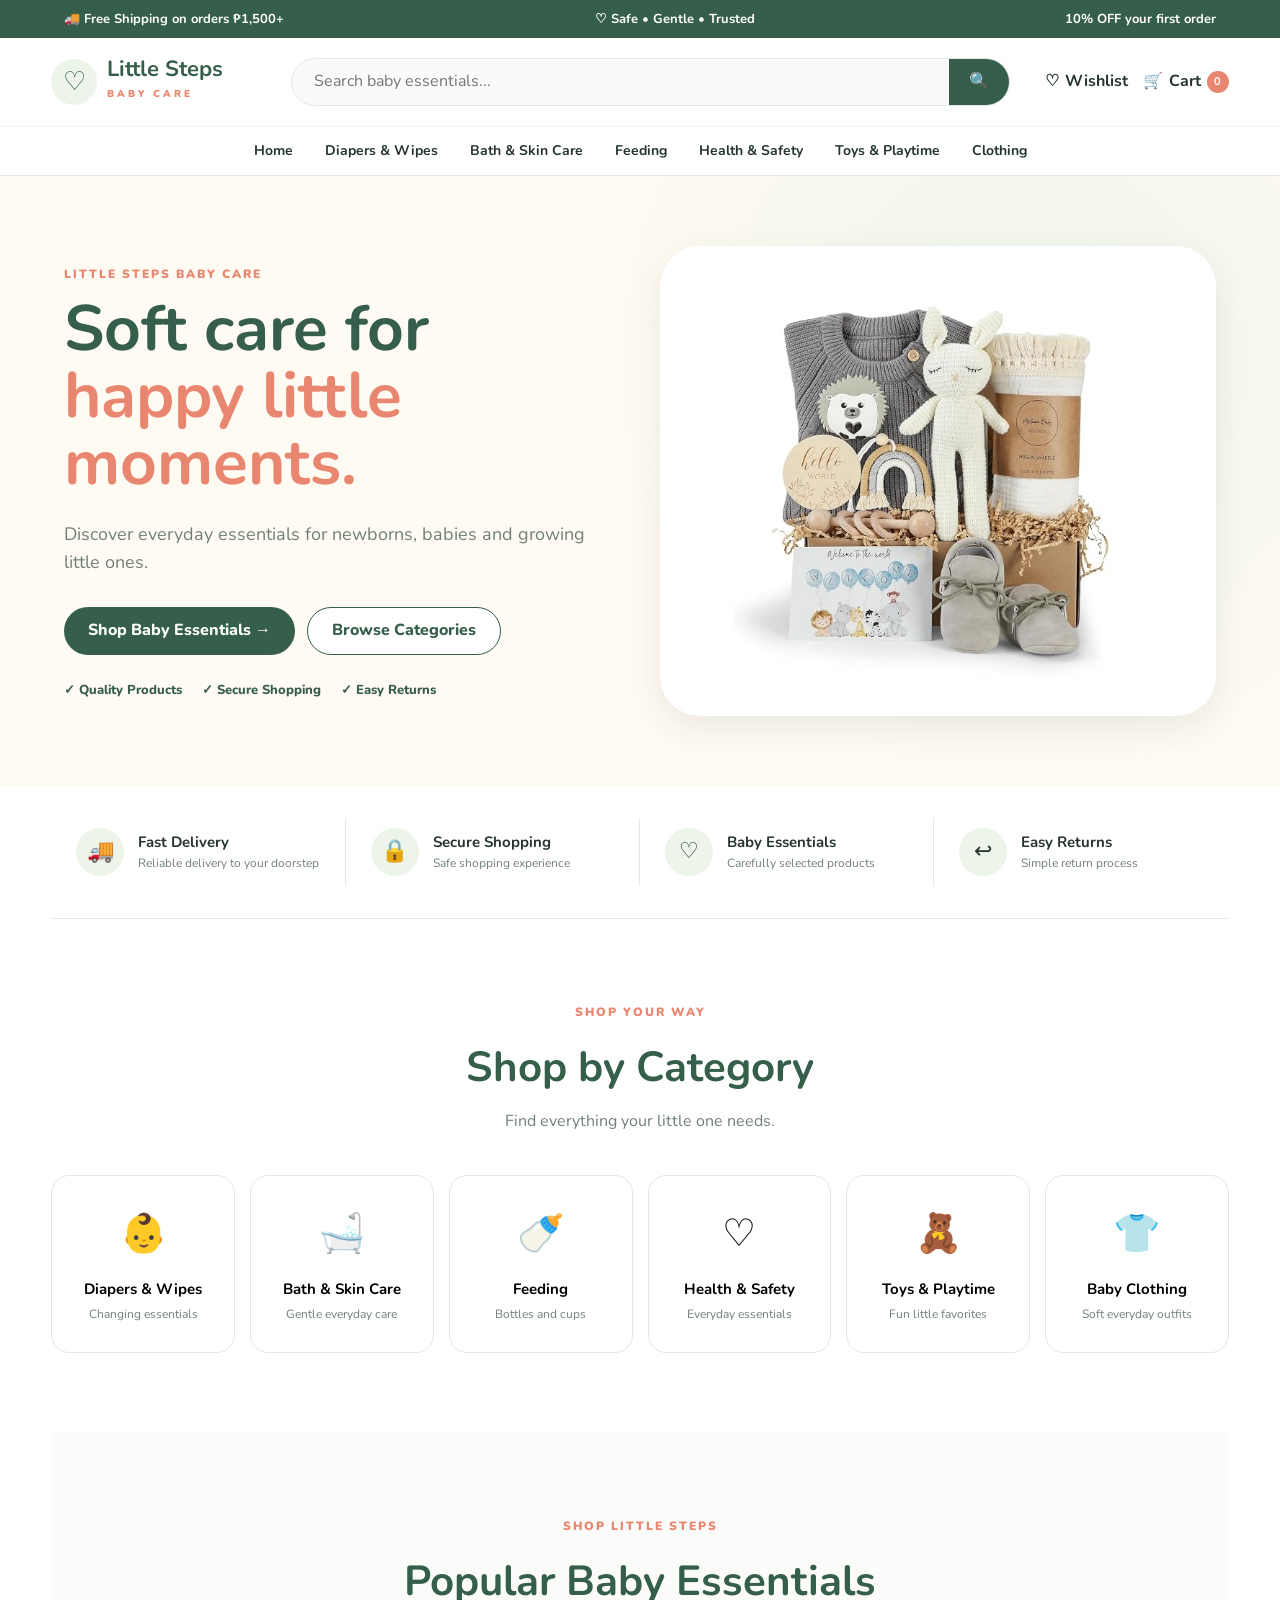
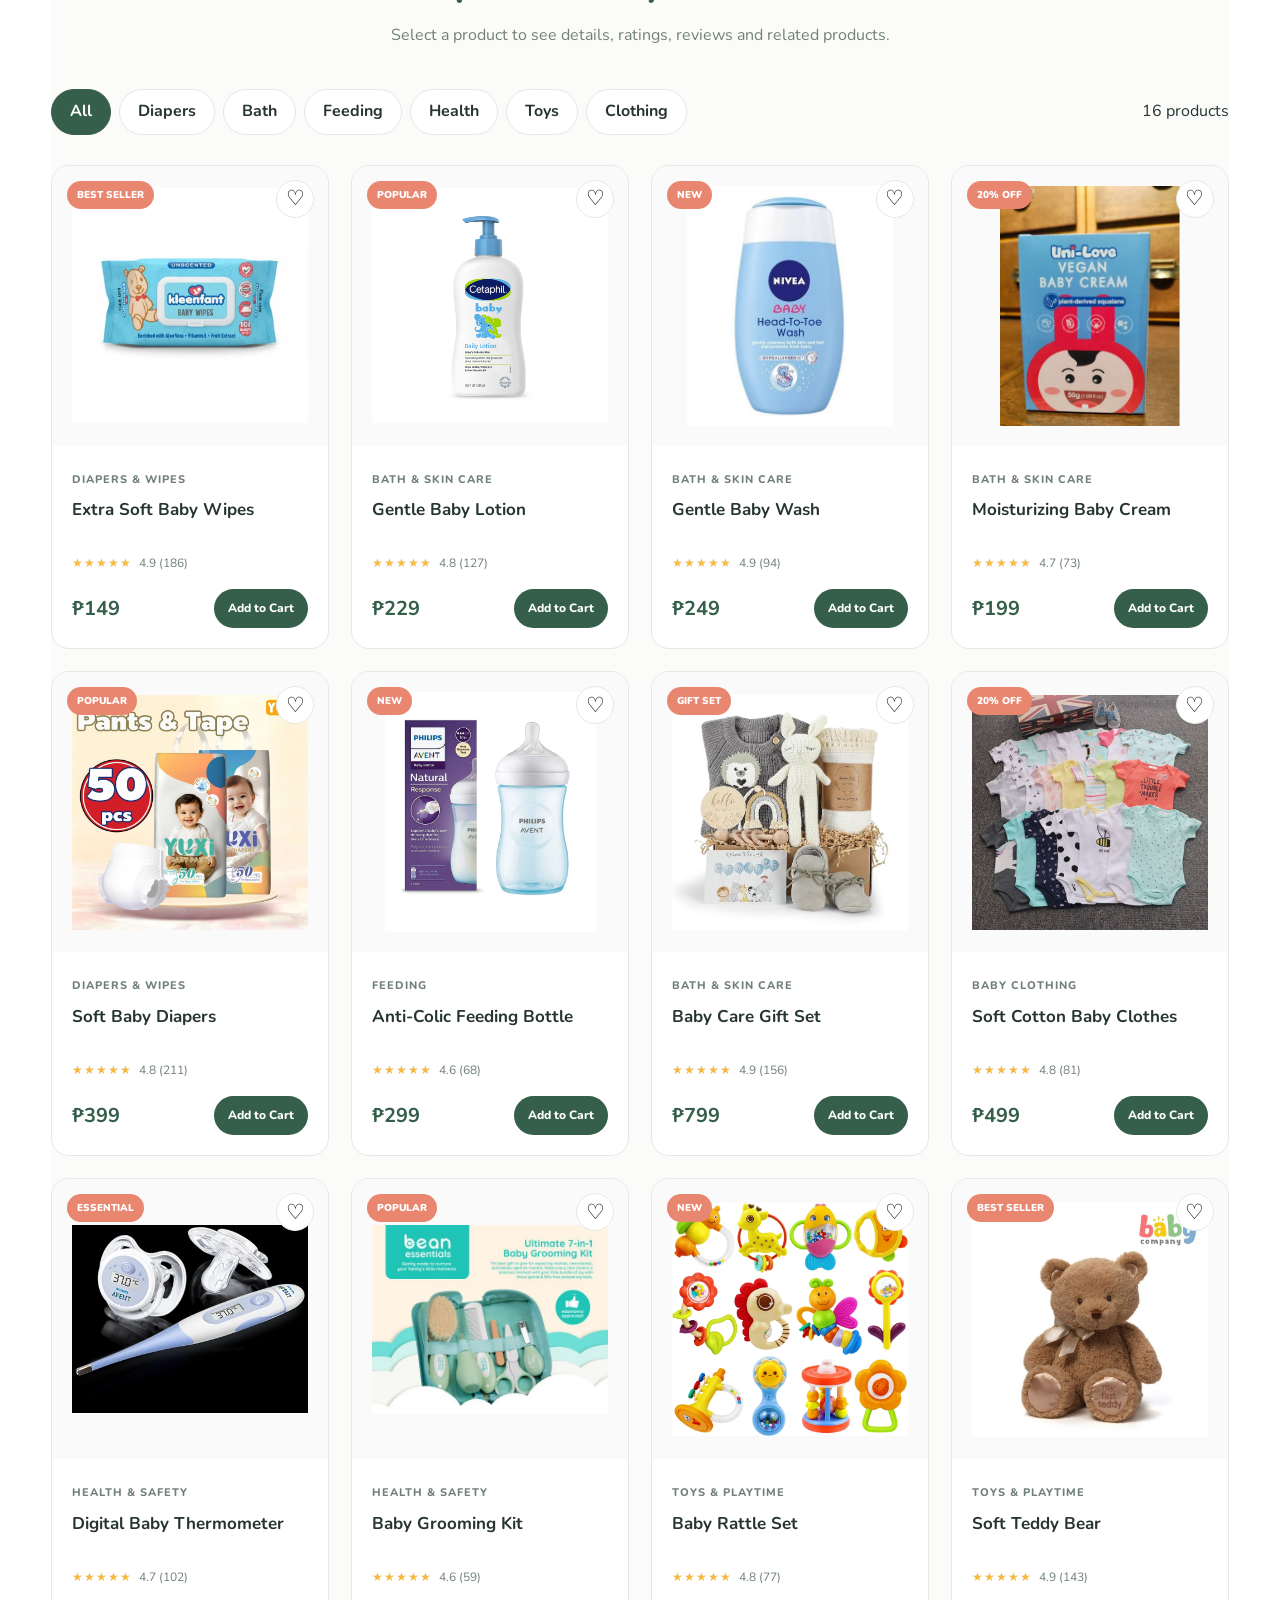
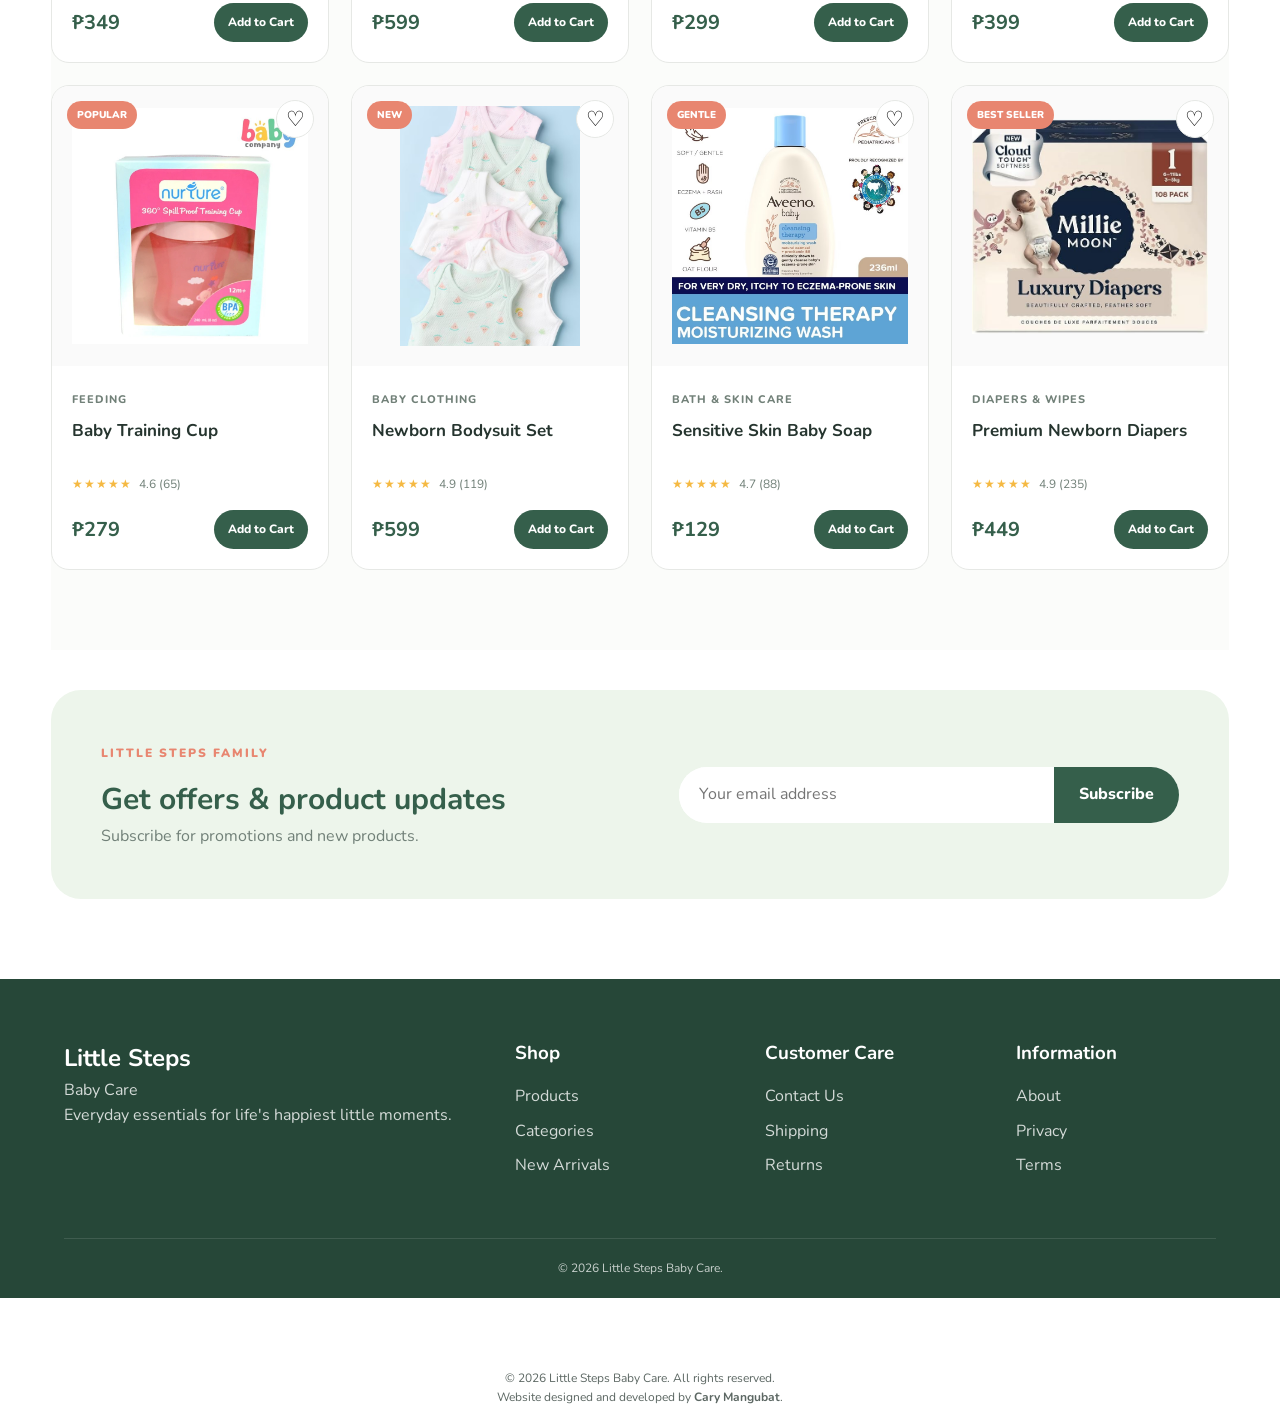
<file: index.html>
<!DOCTYPE html>
<html lang="en">

<head>

    <meta charset="UTF-8">

    <meta name="viewport"
          content="width=device-width, initial-scale=1.0">

    <meta name="description"
          content="Shop baby essentials at Little Steps Baby Care.">

    <title>Little Steps Baby Care</title>

    <link rel="preconnect"
          href="https://fonts.googleapis.com">

    <link rel="preconnect"
          href="https://fonts.gstatic.com"
          crossorigin>

    <link
        href="https://fonts.googleapis.com/css2?family=Nunito:wght@400;600;700;800;900&display=swap"
        rel="stylesheet">

    <link rel="stylesheet"
          href="style.css">

</head>


<body>

<div class="top-bar">

    <span>
        🚚 Free Shipping on orders ₱1,500+
    </span>

    <span>
        ♡ Safe • Gentle • Trusted
    </span>

    <span>
        10% OFF your first order
    </span>

</div>


<header class="header">

    <div class="header-main">

        <a href="index.html"
           class="logo">

            <div class="logo-symbol">
                ♡
            </div>

            <div>

                <h1>
                    Little Steps
                </h1>

                <span>
                    BABY CARE
                </span>

            </div>

        </a>


        <form class="search-box"
              id="searchForm">

            <input
                type="search"
                id="searchInput"
                placeholder="Search baby essentials..."
                autocomplete="off"
            >

            <button type="submit">
                🔍
            </button>

        </form>


        <div class="header-actions">

            <button
                class="header-action"
                type="button">

                ♡

                <span>
                    Wishlist
                </span>

            </button>


            <a href="cart.html"
               class="header-action cart-link">

                🛒

                <span>
                    Cart
                </span>

                <strong id="cartCount">
                    0
                </strong>

            </a>

        </div>

    </div>


    <nav class="navigation">

        <button
            class="mobile-menu"
            id="mobileMenu"
            type="button">

            ☰ Menu

        </button>


        <div class="nav-links"
             id="navLinks">

            <a href="index.html">
                Home
            </a>

            <a href="#products"
               data-category="diapers">
                Diapers & Wipes
            </a>

            <a href="#products"
               data-category="bath">
                Bath & Skin Care
            </a>

            <a href="#products"
               data-category="feeding">
                Feeding
            </a>

            <a href="#products"
               data-category="health">
                Health & Safety
            </a>

            <a href="#products"
               data-category="toys">
                Toys & Playtime
            </a>

            <a href="#products"
               data-category="clothing">
                Clothing
            </a>

        </div>

    </nav>

</header>


<main>

<!-- HERO -->

<section class="hero">

    <div class="hero-content">

        <span class="eyebrow">
            LITTLE STEPS BABY CARE
        </span>

        <h2>
            Soft care for
            <span>happy little moments.</span>
        </h2>

        <p>
            Discover everyday essentials for newborns,
            babies and growing little ones.
        </p>


        <div class="hero-buttons">

            <a href="#products"
               class="primary-button">
                Shop Baby Essentials →
            </a>

            <a href="#categories"
               class="secondary-button">
                Browse Categories
            </a>

        </div>


        <div class="hero-features">

            <span>✓ Quality Products</span>

            <span>✓ Secure Shopping</span>

            <span>✓ Easy Returns</span>

        </div>

    </div>


    <div class="hero-image">

        <img
            src="images/products/gift-set.jpg"
            alt="Little Steps baby products"
        >

    </div>

</section>


<!-- BENEFITS -->

<section class="benefits">

    <article>
        <div class="benefit-icon">🚚</div>
        <div>
            <h3>Fast Delivery</h3>
            <p>Reliable delivery to your doorstep</p>
        </div>
    </article>


    <article>
        <div class="benefit-icon">🔒</div>
        <div>
            <h3>Secure Shopping</h3>
            <p>Safe shopping experience</p>
        </div>
    </article>


    <article>
        <div class="benefit-icon">♡</div>
        <div>
            <h3>Baby Essentials</h3>
            <p>Carefully selected products</p>
        </div>
    </article>


    <article>
        <div class="benefit-icon">↩</div>
        <div>
            <h3>Easy Returns</h3>
            <p>Simple return process</p>
        </div>
    </article>

</section>


<!-- CATEGORIES -->

<section class="section"
         id="categories">

    <div class="section-heading">

        <span class="eyebrow">
            SHOP YOUR WAY
        </span>

        <h2>
            Shop by Category
        </h2>

        <p>
            Find everything your little one needs.
        </p>

    </div>


    <div class="category-grid">

        <button
            class="category-card"
            data-category="diapers">

            <span class="category-icon">👶</span>

            <h3>Diapers & Wipes</h3>

            <p>Changing essentials</p>

        </button>


        <button
            class="category-card"
            data-category="bath">

            <span class="category-icon">🛁</span>

            <h3>Bath & Skin Care</h3>

            <p>Gentle everyday care</p>

        </button>


        <button
            class="category-card"
            data-category="feeding">

            <span class="category-icon">🍼</span>

            <h3>Feeding</h3>

            <p>Bottles and cups</p>

        </button>


        <button
            class="category-card"
            data-category="health">

            <span class="category-icon">♡</span>

            <h3>Health & Safety</h3>

            <p>Everyday essentials</p>

        </button>


        <button
            class="category-card"
            data-category="toys">

            <span class="category-icon">🧸</span>

            <h3>Toys & Playtime</h3>

            <p>Fun little favorites</p>

        </button>


        <button
            class="category-card"
            data-category="clothing">

            <span class="category-icon">👕</span>

            <h3>Baby Clothing</h3>

            <p>Soft everyday outfits</p>

        </button>

    </div>

</section>


<!-- PRODUCTS -->

<section class="section products-section"
         id="products">

    <div class="section-heading">

        <span class="eyebrow">
            SHOP LITTLE STEPS
        </span>

        <h2>
            Popular Baby Essentials
        </h2>

        <p>
            Select a product to see details,
            ratings, reviews and related products.
        </p>

    </div>


    <div class="product-toolbar">

        <div class="filters">

            <button
                class="filter-button active"
                data-category="all">
                All
            </button>

            <button
                class="filter-button"
                data-category="diapers">
                Diapers
            </button>

            <button
                class="filter-button"
                data-category="bath">
                Bath
            </button>

            <button
                class="filter-button"
                data-category="feeding">
                Feeding
            </button>

            <button
                class="filter-button"
                data-category="health">
                Health
            </button>

            <button
                class="filter-button"
                data-category="toys">
                Toys
            </button>

            <button
                class="filter-button"
                data-category="clothing">
                Clothing
            </button>

        </div>


        <span id="productCount"></span>

    </div>


    <div
        class="product-grid"
        id="productGrid">
    </div>


    <div
        class="no-products"
        id="noProducts">

        <h3>
            No products found
        </h3>

        <p>
            Try another search.
        </p>

    </div>

</section>


<!-- NEWSLETTER -->

<section class="newsletter">

    <div>

        <span class="eyebrow">
            LITTLE STEPS FAMILY
        </span>

        <h2>
            Get offers & product updates
        </h2>

        <p>
            Subscribe for promotions and new products.
        </p>

    </div>


    <form id="newsletterForm">

        <input
            type="email"
            placeholder="Your email address"
            required
        >

        <button type="submit">
            Subscribe
        </button>

    </form>

</section>

</main>


<footer>

    <div class="footer-grid">

        <div>

            <h2>
                Little Steps
            </h2>

            <p>
                Baby Care
            </p>

            <p>
                Everyday essentials for life's
                happiest little moments.
            </p>

        </div>


        <div>

            <h3>Shop</h3>

            <a href="#products">Products</a>

            <a href="#categories">Categories</a>

            <a href="#products">New Arrivals</a>

        </div>


        <div>

            <h3>Customer Care</h3>

            <a href="#">Contact Us</a>

            <a href="#">Shipping</a>

            <a href="#">Returns</a>

        </div>


        <div>

            <h3>Information</h3>

            <a href="#">About</a>

            <a href="#">Privacy</a>

            <a href="#">Terms</a>

        </div>

    </div>


    <div class="copyright">
        © 2026 Little Steps Baby Care.
    </div>

</footer>


<div class="toast"
     id="toast">
</div>


<script src="products.js"></script>
<script src="script.js"></script>

<div class="copyright">

    © 2026 Little Steps Baby Care.
    All rights reserved.

    <br>

    Website designed and developed by
    <strong>Cary Mangubat</strong>.

</div>

</body>
</html>
</file>
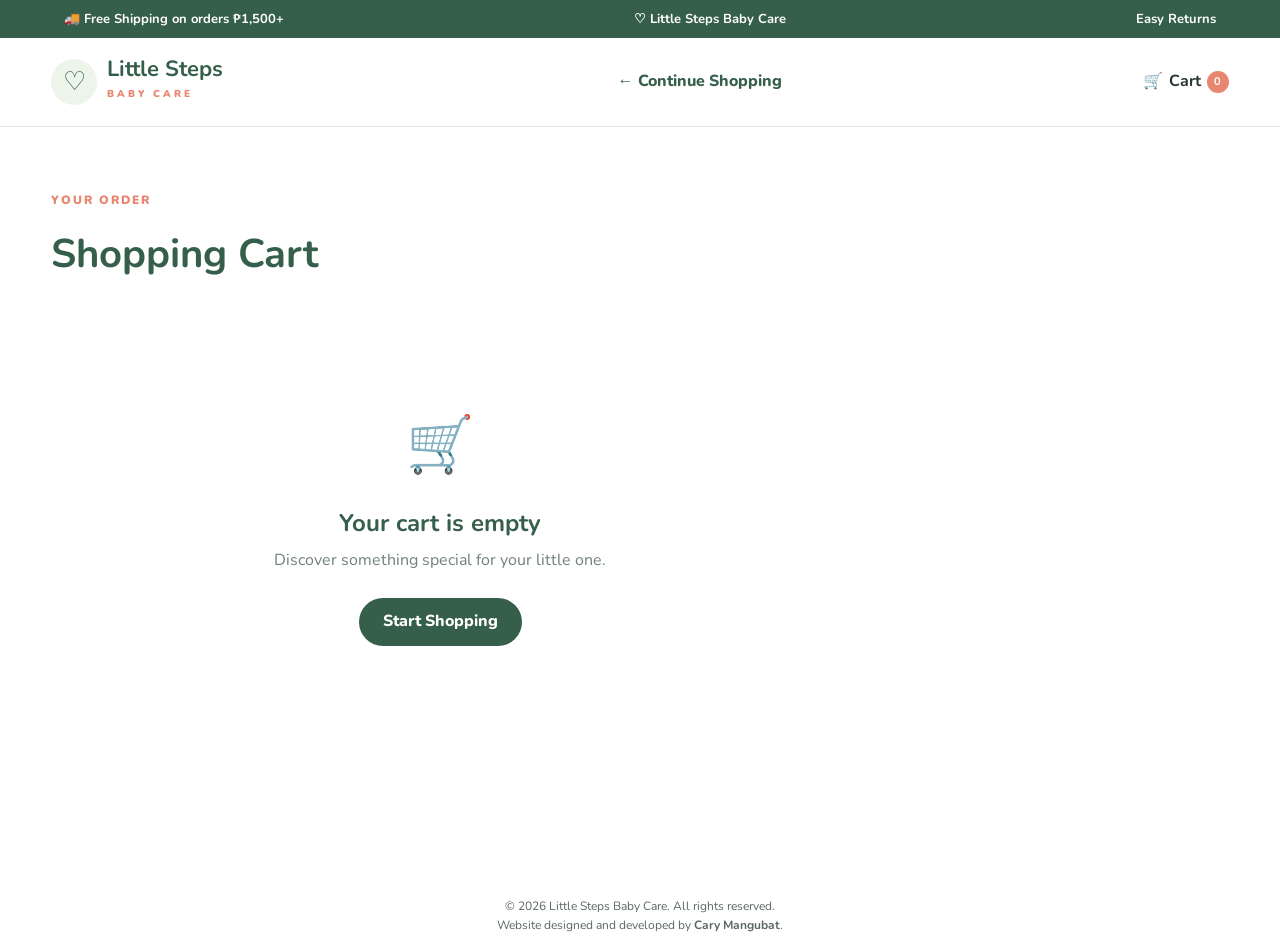
<file: cart.html>
<!DOCTYPE html>
<html lang="en">

<head>

    <meta charset="UTF-8">

    <meta name="viewport"
          content="width=device-width, initial-scale=1.0">

    <title>Shopping Cart | Little Steps Baby Care</title>

    <link rel="preconnect"
          href="https://fonts.googleapis.com">

    <link
        href="https://fonts.googleapis.com/css2?family=Nunito:wght@400;600;700;800;900&display=swap"
        rel="stylesheet">

    <link rel="stylesheet"
          href="style.css">

</head>


<body>

<div class="top-bar">

    <span>
        🚚 Free Shipping on orders ₱1,500+
    </span>

    <span>
        ♡ Little Steps Baby Care
    </span>

    <span>
        Easy Returns
    </span>

</div>


<header class="header">

    <div class="header-main">

        <a href="index.html"
           class="logo">

            <div class="logo-symbol">
                ♡
            </div>

            <div>

                <h1>
                    Little Steps
                </h1>

                <span>
                    BABY CARE
                </span>

            </div>

        </a>


        <a
            href="index.html#products"
            class="continue-shopping">

            ← Continue Shopping

        </a>


        <a
            href="cart.html"
            class="header-action cart-link">

            🛒

            <span>Cart</span>

            <strong id="cartCount">
                0
            </strong>

        </a>

    </div>

</header>


<main class="cart-page">

    <div class="cart-title">

        <span class="eyebrow">
            YOUR ORDER
        </span>

        <h1>
            Shopping Cart
        </h1>

    </div>


    <div class="cart-layout">

        <section>

            <div id="cartItems">
            </div>


            <div
                class="empty-cart"
                id="emptyCart">

                <div class="empty-cart-icon">
                    🛒
                </div>

                <h2>
                    Your cart is empty
                </h2>

                <p>
                    Discover something special
                    for your little one.
                </p>

                <a
                    href="index.html#products"
                    class="primary-button">

                    Start Shopping

                </a>

            </div>

        </section>


        <aside
            class="order-summary"
            id="orderSummary">

            <h2>
                Order Summary
            </h2>


            <div class="summary-line">

                <span>
                    Subtotal
                </span>

                <strong id="subtotal">
                    ₱0
                </strong>

            </div>


            <div class="summary-line">

                <span>
                    Shipping
                </span>

                <strong id="shipping">
                    ₱0
                </strong>

            </div>


            <div class="shipping-message"
                 id="shippingMessage">
            </div>


            <hr>


            <div class="summary-line total">

                <span>
                    Total
                </span>

                <strong id="total">
                    ₱0
                </strong>

            </div>


            <button
                class="checkout-button"
                id="checkoutButton"
                type="button">

                Proceed to Checkout

            </button>


            <p class="checkout-note">

                🔒 Secure checkout

            </p>

        </aside>

    </div>

</main>


<div
    class="toast"
    id="toast">
</div>


<script src="products.js"></script>
<script src="cart.js"></script>

<div class="copyright">

    © 2026 Little Steps Baby Care.
    All rights reserved.

    <br>

    Website designed and developed by
    <strong>Cary Mangubat</strong>.

</div>

</body>
</html>
</file>
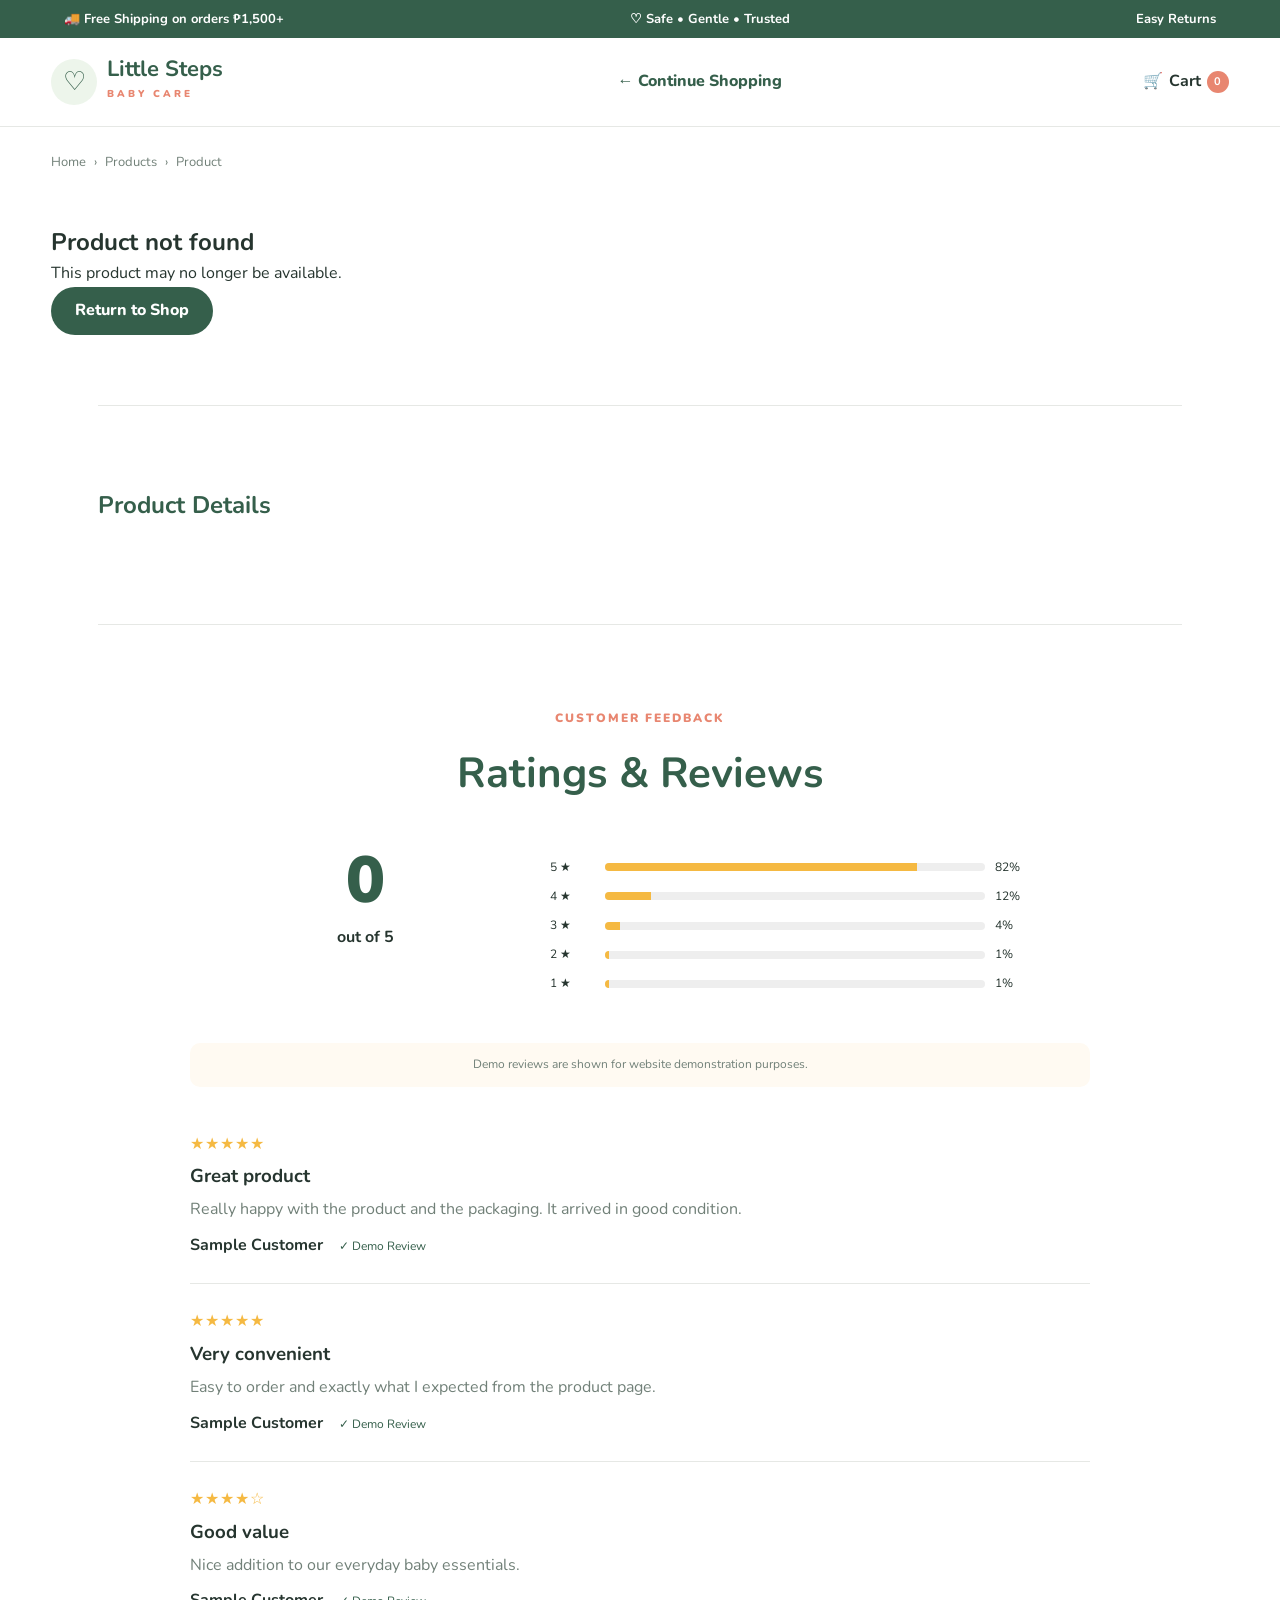
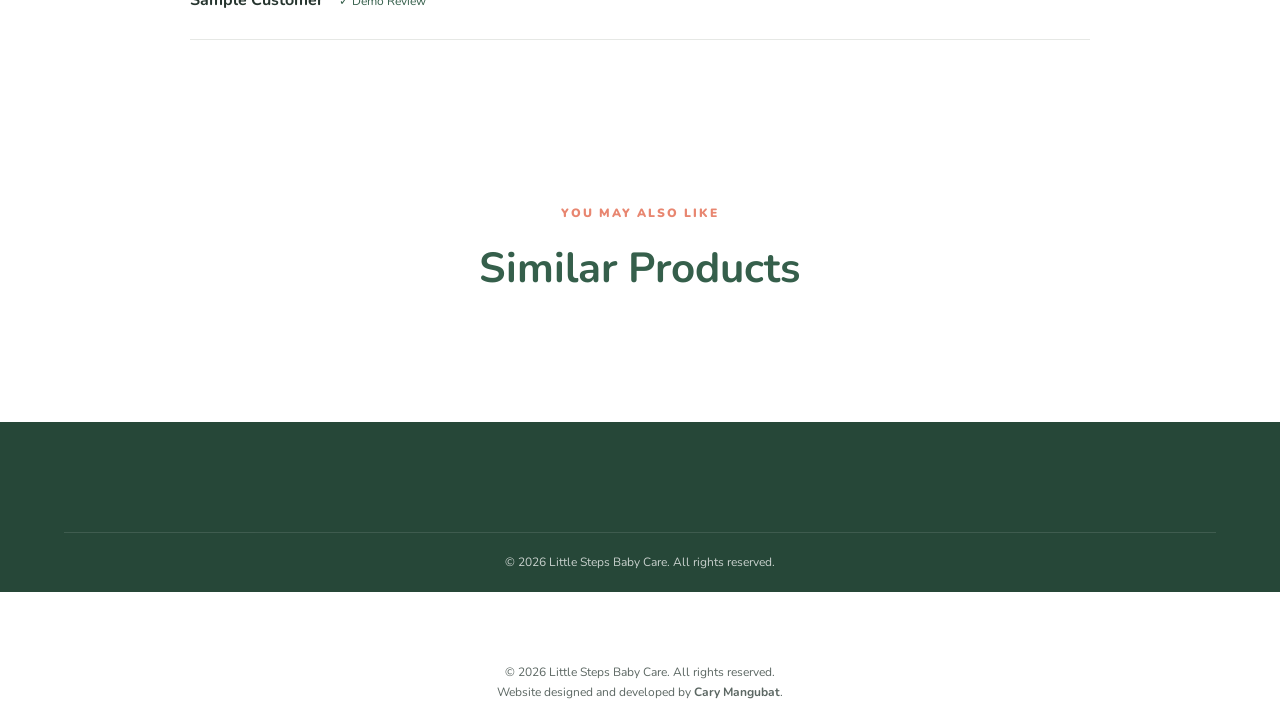
<file: product.html>
<!DOCTYPE html>
<html lang="en">

<head>

    <meta charset="UTF-8">

    <meta name="viewport"
          content="width=device-width, initial-scale=1.0">

    <title>Product | Little Steps Baby Care</title>

    <link rel="preconnect"
          href="https://fonts.googleapis.com">

    <link
        href="https://fonts.googleapis.com/css2?family=Nunito:wght@400;600;700;800;900&display=swap"
        rel="stylesheet">

    <link rel="stylesheet"
          href="style.css">

</head>


<body>

<div class="top-bar">

    <span>
        🚚 Free Shipping on orders ₱1,500+
    </span>

    <span>
        ♡ Safe • Gentle • Trusted
    </span>

    <span>
        Easy Returns
    </span>

</div>


<header class="header">

    <div class="header-main">

        <a href="index.html"
           class="logo">

            <div class="logo-symbol">
                ♡
            </div>

            <div>

                <h1>
                    Little Steps
                </h1>

                <span>
                    BABY CARE
                </span>

            </div>

        </a>


        <div class="product-page-search">

            <a href="index.html#products">
                ← Continue Shopping
            </a>

        </div>


        <div class="header-actions">

            <a href="cart.html"
               class="header-action cart-link">

                🛒

                <span>Cart</span>

                <strong id="cartCount">
                    0
                </strong>

            </a>

        </div>

    </div>

</header>


<main class="product-page">


<!-- BREADCRUMBS -->

<div class="breadcrumbs">

    <a href="index.html">
        Home
    </a>

    <span>›</span>

    <a href="index.html#products"
       id="breadcrumbCategory">
        Products
    </a>

    <span>›</span>

    <span id="breadcrumbName">
        Product
    </span>

</div>


<!-- PRODUCT -->

<section
    class="product-detail"
    id="productDetail">

    <div class="detail-image-area">

        <span
            class="detail-badge"
            id="detailBadge">
        </span>

        <img
            id="detailImage"
            src=""
            alt=""
        >

    </div>


    <div class="detail-information">

        <span
            class="detail-category"
            id="detailCategory">
        </span>


        <h1 id="detailName">
            Product
        </h1>


        <a
            href="#reviews"
            class="detail-rating">

            <span
                class="stars"
                id="detailStars">
            </span>

            <strong id="detailRating">
            </strong>

            <span id="detailReviewCount">
            </span>

        </a>


        <div
            class="detail-price"
            id="detailPrice">
        </div>


        <div class="stock-status">
            ● In Stock
        </div>


        <p
            class="detail-description"
            id="detailDescription">
        </p>


        <div class="feature-list">

            <h3>
                Product Highlights
            </h3>

            <ul id="detailFeatures">
            </ul>

        </div>


        <div class="quantity-section">

            <span>
                Quantity
            </span>


            <div class="quantity-control">

                <button
                    id="decreaseQuantity"
                    type="button">
                    −
                </button>

                <span id="quantity">
                    1
                </span>

                <button
                    id="increaseQuantity"
                    type="button">
                    +
                </button>

            </div>

        </div>


        <div class="detail-actions">

            <button
                class="detail-cart-button"
                id="detailAddCart"
                type="button">

                🛒 Add to Cart

            </button>


            <button
                class="buy-now-button"
                id="buyNow"
                type="button">

                Buy Now

            </button>

        </div>


        <div class="shopping-benefits">

            <div>
                🚚
                <span>
                    <strong>Delivery</strong>
                    Free over ₱1,500
                </span>
            </div>


            <div>
                🔒
                <span>
                    <strong>Secure Shopping</strong>
                    Protected experience
                </span>
            </div>


            <div>
                ↩
                <span>
                    <strong>Easy Returns</strong>
                    Hassle-free process
                </span>
            </div>

        </div>

    </div>

</section>


<!-- DETAILS -->

<section class="information-section">

    <h2>
        Product Details
    </h2>


    <div class="information-box">

        <p id="longDescription">
        </p>

        <ul id="fullFeatures">
        </ul>

    </div>

</section>


<!-- REVIEWS -->

<section
    class="reviews-section"
    id="reviews">

    <div class="section-heading">

        <span class="eyebrow">
            CUSTOMER FEEDBACK
        </span>

        <h2>
            Ratings & Reviews
        </h2>

    </div>


    <div class="reviews-layout">

        <div class="rating-summary">

            <div
                class="rating-number"
                id="reviewRating">
                0
            </div>

            <div
                class="large-stars"
                id="reviewStars">
            </div>

            <strong>
                out of 5
            </strong>

            <p id="reviewTotal">
            </p>

        </div>


        <div class="rating-bars">

            <div>
                <span>5 ★</span>
                <div><i style="width:82%"></i></div>
                <span>82%</span>
            </div>

            <div>
                <span>4 ★</span>
                <div><i style="width:12%"></i></div>
                <span>12%</span>
            </div>

            <div>
                <span>3 ★</span>
                <div><i style="width:4%"></i></div>
                <span>4%</span>
            </div>

            <div>
                <span>2 ★</span>
                <div><i style="width:1%"></i></div>
                <span>1%</span>
            </div>

            <div>
                <span>1 ★</span>
                <div><i style="width:1%"></i></div>
                <span>1%</span>
            </div>

        </div>

    </div>


    <div class="review-note">

        Demo reviews are shown for website
        demonstration purposes.

    </div>


    <div class="review-list">

        <article class="review-card">

            <div class="review-stars">
                ★★★★★
            </div>

            <h3>
                Great product
            </h3>

            <p>
                Really happy with the product and
                the packaging. It arrived in good
                condition.
            </p>

            <strong>
                Sample Customer
            </strong>

            <span>
                ✓ Demo Review
            </span>

        </article>


        <article class="review-card">

            <div class="review-stars">
                ★★★★★
            </div>

            <h3>
                Very convenient
            </h3>

            <p>
                Easy to order and exactly what I
                expected from the product page.
            </p>

            <strong>
                Sample Customer
            </strong>

            <span>
                ✓ Demo Review
            </span>

        </article>


        <article class="review-card">

            <div class="review-stars">
                ★★★★☆
            </div>

            <h3>
                Good value
            </h3>

            <p>
                Nice addition to our everyday
                baby essentials.
            </p>

            <strong>
                Sample Customer
            </strong>

            <span>
                ✓ Demo Review
            </span>

        </article>

    </div>

</section>


<!-- RELATED -->

<section class="related-section">

    <div class="section-heading">

        <span class="eyebrow">
            YOU MAY ALSO LIKE
        </span>

        <h2>
            Similar Products
        </h2>

    </div>


    <div
        class="product-grid"
        id="relatedProducts">
    </div>

</section>


</main>


<footer>

    <div class="copyright">

        © 2026 Little Steps Baby Care.
        All rights reserved.

    </div>

</footer>


<div
    class="toast"
    id="toast">
</div>


<script src="products.js"></script>
<script src="product.js"></script>

<div class="copyright">

    © 2026 Little Steps Baby Care.
    All rights reserved.

    <br>

    Website designed and developed by
    <strong>Cary Mangubat</strong>.

</div>

</body>
</html>
</file>
<file: style.css>
/* ==========================================
   LITTLE STEPS BABY CARE
========================================== */

:root {
    --green: #355f4b;
    --green-dark: #264738;
    --green-light: #edf5eb;

    --coral: #e88670;
    --coral-dark: #d8735d;

    --cream: #fffaf2;
    --cream-dark: #f8f0e4;

    --white: #ffffff;

    --text: #26352f;
    --muted: #718078;

    --border: #e6e8e5;

    --yellow: #f5b942;

    --shadow:
        0 12px 35px rgba(42, 66, 55, 0.09);

    --radius: 18px;
}


/* RESET */

* {
    box-sizing: border-box;
    margin: 0;
    padding: 0;
}


html {
    scroll-behavior: smooth;
}


body {
    font-family: "Nunito", sans-serif;
    color: var(--text);
    background: var(--white);
    line-height: 1.6;
}


a {
    color: inherit;
    text-decoration: none;
}


button,
input {
    font: inherit;
}


button {
    cursor: pointer;
}


img {
    max-width: 100%;
}


/* ==========================================
   TOP BAR
========================================== */

.top-bar {
    min-height: 38px;
    padding: 8px 5%;
    background: var(--green);
    color: white;

    display: flex;
    align-items: center;
    justify-content: space-between;

    gap: 20px;

    font-size: 13px;
    font-weight: 700;
}


/* ==========================================
   HEADER
========================================== */

.header {
    background: white;

    position: sticky;
    top: 0;

    z-index: 1000;

    border-bottom:
        1px solid var(--border);
}


.header-main {
    width: min(1400px, 92%);
    min-height: 88px;

    margin: auto;

    display: flex;
    align-items: center;

    gap: 35px;
}


.logo {
    display: flex;
    align-items: center;

    gap: 10px;

    min-width: 205px;
}


.logo-symbol {
    width: 46px;
    height: 46px;

    border-radius: 50%;

    background: var(--green-light);
    color: var(--green);

    display: grid;
    place-items: center;

    font-size: 26px;
}


.logo h1,
.logo h2 {
    color: var(--green);
    font-size: 22px;
    line-height: 1;
}


.logo span {
    font-size: 10px;
    letter-spacing: 3px;
    color: var(--coral);
    font-weight: 900;
}


.search-box {
    flex: 1;

    height: 48px;

    display: flex;

    border:
        1px solid var(--border);

    border-radius: 30px;

    overflow: hidden;

    background: #fafafa;
}


.search-box input {
    flex: 1;

    border: none;
    outline: none;

    padding: 0 22px;

    background: transparent;
}


.search-box button {
    width: 60px;

    border: none;

    background: var(--green);
    color: white;
}


.header-actions {
    display: flex;
    align-items: center;

    gap: 15px;
}


.header-action {
    position: relative;

    border: none;
    background: transparent;

    color: var(--text);

    display: flex;
    align-items: center;

    gap: 6px;

    font-weight: 700;
}


.cart-link strong {
    min-width: 22px;
    height: 22px;

    padding: 0 6px;

    border-radius: 20px;

    background: var(--coral);
    color: white;

    display: grid;
    place-items: center;

    font-size: 11px;
}


/* ==========================================
   NAVIGATION
========================================== */

.navigation {
    border-top:
        1px solid #f1f1f1;
}


.nav-links {
    width: min(1300px, 92%);
    margin: auto;

    min-height: 48px;

    display: flex;
    align-items: center;
    justify-content: center;

    gap: 32px;
}


.nav-links a {
    font-size: 14px;
    font-weight: 700;
}


.nav-links a:hover {
    color: var(--coral);
}


.mobile-menu {
    display: none;
}


/* ==========================================
   BUTTONS
========================================== */

.primary-button,
.secondary-button,
.view-product-button {
    display: inline-flex;
    align-items: center;
    justify-content: center;

    min-height: 48px;

    padding: 0 24px;

    border-radius: 30px;

    font-weight: 800;
}


.primary-button {
    background: var(--green);
    color: white;
}


.primary-button:hover {
    background: var(--green-dark);
}


.secondary-button {
    border:
        1px solid var(--green);

    color: var(--green);

    background: white;
}


/* ==========================================
   HERO
========================================== */

.hero {
    min-height: 560px;

    display: grid;

    grid-template-columns:
        1fr 1fr;

    align-items: center;

    gap: 40px;

    padding:
        70px max(5%, calc((100% - 1300px) / 2));

    background:
        radial-gradient(
            circle at 80% 30%,
            #edf5eb,
            transparent 38%
        ),
        var(--cream);
}


.hero-content {
    max-width: 620px;
}


.eyebrow {
    display: inline-block;

    color: var(--coral);

    font-size: 12px;
    font-weight: 900;

    letter-spacing: 2px;

    margin-bottom: 12px;
}


.hero h2 {
    font-size: clamp(
        42px,
        5vw,
        68px
    );

    line-height: 1.05;

    color: var(--green);

    margin-bottom: 22px;
}


.hero h2 span {
    color: var(--coral);
}


.hero-content > p {
    max-width: 570px;

    font-size: 18px;

    color: var(--muted);

    margin-bottom: 30px;
}


.hero-buttons {
    display: flex;
    flex-wrap: wrap;

    gap: 12px;

    margin-bottom: 25px;
}


.hero-features {
    display: flex;
    flex-wrap: wrap;

    gap: 20px;

    color: var(--green);

    font-size: 13px;
    font-weight: 800;
}


.hero-image {
    height: 470px;

    background: white;

    border-radius: 40px;

    display: flex;
    align-items: center;
    justify-content: center;

    overflow: hidden;

    box-shadow: var(--shadow);
}


.hero-image img {
    width: 100%;
    height: 100%;

    object-fit: contain;

    padding: 30px;
}


/* ==========================================
   BENEFITS
========================================== */

.benefits {
    width: min(1300px, 92%);

    margin: 0 auto;

    padding: 32px 0;

    display: grid;

    grid-template-columns:
        repeat(4, 1fr);

    border-bottom:
        1px solid var(--border);
}


.benefits article {
    display: flex;
    align-items: center;

    gap: 14px;

    padding: 10px 25px;

    border-right:
        1px solid var(--border);
}


.benefits article:last-child {
    border-right: none;
}


.benefit-icon {
    width: 48px;
    height: 48px;

    flex-shrink: 0;

    border-radius: 50%;

    background: var(--green-light);

    display: grid;
    place-items: center;

    font-size: 22px;
}


.benefits h3 {
    font-size: 15px;
}


.benefits p {
    color: var(--muted);
    font-size: 12px;
}


/* ==========================================
   SECTIONS
========================================== */

.section,
.related-section,
.information-section,
.reviews-section {
    width: min(1300px, 92%);

    margin: auto;

    padding: 80px 0;
}


.section-heading {
    text-align: center;

    margin-bottom: 40px;
}


.section-heading h2 {
    color: var(--green);

    font-size: clamp(
        30px,
        4vw,
        42px
    );
}


.section-heading p {
    color: var(--muted);

    margin-top: 8px;
}


/* ==========================================
   CATEGORIES
========================================== */

.category-grid {
    display: grid;

    grid-template-columns:
        repeat(6, 1fr);

    gap: 15px;
}


.category-card {
    border:
        1px solid var(--border);

    background: white;

    border-radius: var(--radius);

    padding: 28px 15px;

    transition: 0.25s;
}


.category-card:hover {
    transform:
        translateY(-5px);

    border-color:
        var(--coral);

    box-shadow:
        var(--shadow);
}


.category-icon {
    display: block;

    font-size: 38px;

    margin-bottom: 12px;
}


.category-card h3 {
    font-size: 15px;

    margin-bottom: 4px;
}


.category-card p {
    color: var(--muted);

    font-size: 12px;
}


/* ==========================================
   PRODUCTS
========================================== */

.products-section {
    background: #fbfcfa;
}


.product-toolbar {
    display: flex;
    align-items: center;
    justify-content: space-between;

    gap: 20px;

    margin-bottom: 30px;
}


.filters {
    display: flex;
    flex-wrap: wrap;

    gap: 8px;
}


.filter-button {
    padding: 9px 18px;

    border-radius: 30px;

    border:
        1px solid var(--border);

    background: white;

    color: var(--text);

    font-weight: 700;
}


.filter-button.active,
.filter-button:hover {
    background: var(--green);
    color: white;
    border-color: var(--green);
}


.product-grid {
    display: grid;

    grid-template-columns:
        repeat(4, 1fr);

    gap: 22px;
}


.product-card {
    background: white;

    border:
        1px solid var(--border);

    border-radius: var(--radius);

    overflow: hidden;

    transition: 0.25s;
}


.product-card:hover {
    transform:
        translateY(-5px);

    box-shadow:
        var(--shadow);
}


.product-image-wrapper {
    position: relative;

    height: 280px;

    background: #fafafa;

    overflow: hidden;
}


.product-image-link {
    display: block;

    width: 100%;
    height: 100%;
}


.product-image {
    width: 100%;
    height: 100%;

    object-fit: contain;

    padding: 20px;

    transition: 0.3s;
}


.product-card:hover
.product-image {
    transform: scale(1.04);
}


.product-badge,
.detail-badge {
    position: absolute;

    top: 15px;
    left: 15px;

    z-index: 2;

    padding: 6px 10px;

    border-radius: 20px;

    background: var(--coral);

    color: white;

    font-size: 10px;
    font-weight: 900;
}


.wishlist {
    position: absolute;

    top: 14px;
    right: 14px;

    z-index: 3;

    width: 38px;
    height: 38px;

    border-radius: 50%;

    border:
        1px solid var(--border);

    background: white;

    font-size: 21px;
}


.wishlist.liked {
    color: var(--coral);
}


.product-info {
    padding: 20px;
}


.product-category,
.detail-category {
    color: var(--muted);

    font-size: 11px;

    text-transform: uppercase;

    letter-spacing: 1px;

    font-weight: 800;
}


.product-info h3 {
    min-height: 50px;

    margin: 5px 0;

    font-size: 17px;
}


.product-title-link:hover h3 {
    color: var(--coral);
}


.product-rating,
.detail-rating {
    display: flex;
    align-items: center;

    flex-wrap: wrap;

    gap: 7px;

    font-size: 12px;

    color: var(--muted);

    margin: 8px 0 16px;
}


.stars,
.review-stars,
.large-stars {
    color: var(--yellow);

    letter-spacing: 1px;
}


.product-bottom {
    display: flex;
    align-items: center;
    justify-content: space-between;

    gap: 10px;
}


.product-price {
    color: var(--green);

    font-size: 20px;
}


.add-cart,
.view-product-button {
    border: none;

    background: var(--green);
    color: white;

    padding: 10px 14px;

    border-radius: 25px;

    font-size: 12px;
    font-weight: 800;
}


.add-cart:hover,
.view-product-button:hover {
    background:
        var(--green-dark);
}


.no-products {
    display: none;

    padding: 80px 20px;

    text-align: center;

    color: var(--muted);
}


/* ==========================================
   NEWSLETTER
========================================== */

.newsletter {
    width: min(1300px, 92%);

    margin: 40px auto 80px;

    padding: 50px;

    border-radius: 30px;

    background: var(--green-light);

    display: flex;
    align-items: center;
    justify-content: space-between;

    gap: 30px;
}


.newsletter h2 {
    color: var(--green);

    font-size: 30px;
}


.newsletter p {
    color: var(--muted);
}


.newsletter form {
    width: min(500px, 100%);

    display: flex;

    background: white;

    border-radius: 30px;

    overflow: hidden;
}


.newsletter input {
    flex: 1;

    min-width: 0;

    padding: 15px 20px;

    border: none;
    outline: none;
}


.newsletter button {
    padding: 0 25px;

    border: none;

    background: var(--green);
    color: white;

    font-weight: 800;
}


/* ==========================================
   FOOTER
========================================== */

footer {
    background: var(--green-dark);

    color: white;

    padding: 60px 5% 20px;
}


.footer-grid {
    width: min(1300px, 100%);

    margin: auto;

    display: grid;

    grid-template-columns:
        2fr 1fr 1fr 1fr;

    gap: 50px;
}


.footer-grid h3 {
    margin-bottom: 15px;
}


.footer-grid a {
    display: block;

    margin: 9px 0;

    opacity: 0.8;
}


.footer-grid p {
    opacity: 0.8;
}


.copyright {
    width: min(1300px, 100%);

    margin: 50px auto 0;

    padding-top: 20px;

    border-top:
        1px solid rgba(
            255,
            255,
            255,
            0.15
        );

    text-align: center;

    font-size: 12px;

    opacity: 0.75;
}


/* ==========================================
   PRODUCT DETAIL PAGE
========================================== */

.product-page {
    width: min(1300px, 92%);

    margin: auto;
}


.product-page-search {
    flex: 1;

    text-align: center;

    color: var(--green);

    font-weight: 800;
}


.breadcrumbs {
    display: flex;
    flex-wrap: wrap;

    gap: 8px;

    padding: 25px 0;

    color: var(--muted);

    font-size: 13px;
}


.breadcrumbs a:hover {
    color: var(--coral);
}


.product-detail {
    display: grid;

    grid-template-columns:
        1fr 1fr;

    gap: 70px;

    padding:
        25px 0 70px;
}


.detail-image-area {
    position: relative;

    min-height: 560px;

    background: #fafafa;

    border-radius: 25px;

    display: flex;
    align-items: center;
    justify-content: center;

    overflow: hidden;
}


.detail-image-area img {
    width: 100%;
    height: 560px;

    object-fit: contain;

    padding: 40px;
}


.detail-information {
    padding-top: 15px;
}


.detail-information h1 {
    color: var(--green);

    font-size: clamp(
        34px,
        4vw,
        50px
    );

    line-height: 1.1;

    margin: 10px 0;
}


.detail-price {
    color: var(--green);

    font-size: 34px;

    font-weight: 900;

    margin: 18px 0;
}


.stock-status {
    display: inline-block;

    background: var(--green-light);

    color: var(--green);

    border-radius: 20px;

    padding: 7px 14px;

    font-size: 12px;
    font-weight: 800;

    margin-bottom: 20px;
}


.detail-description {
    color: var(--muted);

    font-size: 16px;

    margin-bottom: 25px;
}


.feature-list {
    padding: 22px 0;

    border-top:
        1px solid var(--border);

    border-bottom:
        1px solid var(--border);
}


.feature-list ul,
.information-box ul {
    list-style: none;

    margin-top: 12px;
}


.feature-list li,
.information-box li {
    margin: 7px 0;
}


.quantity-section {
    display: flex;
    align-items: center;
    justify-content: space-between;

    padding: 25px 0;

    font-weight: 800;
}


.quantity-control {
    display: flex;
    align-items: center;

    border:
        1px solid var(--border);

    border-radius: 30px;

    overflow: hidden;
}


.quantity-control button {
    width: 42px;
    height: 42px;

    border: none;

    background: white;

    font-size: 20px;
}


.quantity-control span {
    width: 45px;

    text-align: center;
}


.detail-actions {
    display: grid;

    grid-template-columns:
        1fr 1fr;

    gap: 12px;

    margin-bottom: 30px;
}


.detail-cart-button,
.buy-now-button,
.checkout-button {
    min-height: 54px;

    border-radius: 30px;

    font-weight: 900;
}


.detail-cart-button {
    border:
        1px solid var(--green);

    background: white;

    color: var(--green);
}


.buy-now-button,
.checkout-button {
    border: none;

    background: var(--green);

    color: white;
}


.shopping-benefits {
    display: grid;

    grid-template-columns:
        repeat(3, 1fr);

    gap: 10px;
}


.shopping-benefits > div {
    padding: 15px;

    background: var(--cream);

    border-radius: 12px;

    font-size: 20px;
}


.shopping-benefits span {
    display: block;

    margin-top: 5px;

    color: var(--muted);

    font-size: 10px;
}


.shopping-benefits strong {
    display: block;

    color: var(--text);

    font-size: 11px;
}


/* PRODUCT INFORMATION */

.information-section {
    border-top:
        1px solid var(--border);
}


.information-section h2 {
    color: var(--green);

    margin-bottom: 20px;
}


.information-box {
    max-width: 850px;

    color: var(--muted);
}


/* ==========================================
   REVIEWS
========================================== */

.reviews-section {
    border-top:
        1px solid var(--border);
}


.reviews-layout {
    max-width: 800px;

    margin:
        0 auto 40px;

    display: grid;

    grid-template-columns:
        250px 1fr;

    gap: 60px;
}


.rating-summary {
    text-align: center;
}


.rating-number {
    color: var(--green);

    font-size: 65px;

    font-weight: 900;

    line-height: 1;
}


.rating-summary
.large-stars {
    margin: 12px 0;

    font-size: 22px;
}


.rating-summary p {
    margin-top: 8px;

    color: var(--muted);
}


.rating-bars > div {
    display: grid;

    grid-template-columns:
        45px 1fr 45px;

    align-items: center;

    gap: 10px;

    margin: 10px 0;

    font-size: 12px;
}


.rating-bars div div {
    height: 8px;

    background: #eee;

    border-radius: 10px;

    overflow: hidden;
}


.rating-bars i {
    display: block;

    height: 100%;

    background: var(--yellow);
}


.review-note {
    max-width: 900px;

    margin: 0 auto 20px;

    padding: 12px 16px;

    background: var(--cream);

    border-radius: 10px;

    color: var(--muted);

    text-align: center;

    font-size: 12px;
}


.review-list {
    max-width: 900px;

    margin: auto;
}


.review-card {
    padding: 25px 0;

    border-bottom:
        1px solid var(--border);
}


.review-card h3 {
    margin: 5px 0;
}


.review-card p {
    color: var(--muted);

    margin-bottom: 10px;
}


.review-card strong {
    margin-right: 12px;
}


.review-card > span {
    color: var(--green);

    font-size: 12px;
}


/* ==========================================
   CART
========================================== */

.continue-shopping {
    flex: 1;

    text-align: center;

    color: var(--green);

    font-weight: 800;
}


.cart-page {
    width: min(1250px, 92%);

    min-height: 70vh;

    margin: auto;

    padding: 60px 0 100px;
}


.cart-title {
    margin-bottom: 35px;
}


.cart-title h1 {
    color: var(--green);

    font-size: 40px;
}


.cart-layout {
    display: grid;

    grid-template-columns:
        1fr 360px;

    gap: 40px;
}


.cart-item {
    display: grid;

    grid-template-columns:
        130px 1fr auto 120px;

    align-items: center;

    gap: 25px;

    padding: 20px 0;

    border-bottom:
        1px solid var(--border);
}


.cart-image {
    width: 130px;
    height: 130px;

    background: #fafafa;

    border-radius: 15px;

    overflow: hidden;
}


.cart-image img {
    width: 100%;
    height: 100%;

    object-fit: contain;

    padding: 10px;
}


.cart-item-info h3 {
    margin: 5px 0;
}


.remove-item {
    display: block;

    margin-top: 12px;

    border: none;

    background: none;

    color: var(--coral);

    font-size: 12px;

    text-decoration: underline;
}


.cart-quantity {
    display: flex;

    border:
        1px solid var(--border);

    border-radius: 25px;

    overflow: hidden;
}


.cart-quantity button {
    width: 35px;
    height: 35px;

    border: none;

    background: white;
}


.cart-quantity span {
    min-width: 35px;

    display: grid;
    place-items: center;
}


.cart-item-total {
    text-align: right;

    color: var(--green);
}


.order-summary {
    align-self: start;

    position: sticky;
    top: 120px;

    padding: 28px;

    background: var(--cream);

    border-radius: 20px;
}


.order-summary h2 {
    color: var(--green);

    margin-bottom: 25px;
}


.summary-line {
    display: flex;
    justify-content: space-between;

    gap: 20px;

    margin: 15px 0;
}


.summary-line.total {
    font-size: 21px;

    color: var(--green);
}


.order-summary hr {
    border: none;

    border-top:
        1px solid #ded8ce;

    margin: 20px 0;
}


.shipping-message {
    color: var(--green);

    font-size: 12px;
}


.checkout-button {
    width: 100%;

    margin-top: 20px;
}


.checkout-note {
    margin-top: 12px;

    text-align: center;

    color: var(--muted);

    font-size: 11px;
}


.empty-cart {
    display: none;

    padding: 80px 20px;

    text-align: center;
}


.empty-cart-icon {
    font-size: 55px;
}


.empty-cart h2 {
    color: var(--green);

    margin: 15px 0 5px;
}


.empty-cart p {
    color: var(--muted);

    margin-bottom: 25px;
}


/* ==========================================
   TOAST
========================================== */

.toast {
    position: fixed;

    right: 25px;
    bottom: 25px;

    z-index: 5000;

    max-width: 350px;

    padding: 14px 22px;

    border-radius: 10px;

    background: var(--green-dark);
    color: white;

    box-shadow: var(--shadow);

    transform:
        translateY(100px);

    opacity: 0;

    pointer-events: none;

    transition: 0.3s;
}


.toast.show {
    transform:
        translateY(0);

    opacity: 1;
}


/* ==========================================
   RESPONSIVE
========================================== */

@media (max-width: 1050px) {

    .category-grid {
        grid-template-columns:
            repeat(3, 1fr);
    }


    .product-grid {
        grid-template-columns:
            repeat(3, 1fr);
    }


    .benefits {
        grid-template-columns:
            repeat(2, 1fr);
    }


    .product-detail {
        gap: 35px;
    }


    .cart-layout {
        grid-template-columns:
            1fr 300px;
    }

}


@media (max-width: 768px) {

    .top-bar span:nth-child(2),
    .top-bar span:nth-child(3) {
        display: none;
    }


    .top-bar {
        justify-content: center;
    }


    .header-main {
        flex-wrap: wrap;

        padding: 15px 0;

        gap: 15px;
    }


    .logo {
        flex: 1;
    }


    .search-box {
        order: 3;

        flex-basis: 100%;
    }


    .header-action span {
        display: none;
    }


    .mobile-menu {
        display: block;

        width: 92%;

        margin: auto;

        padding: 12px;

        border: none;

        background: white;

        text-align: left;

        font-weight: 800;
    }


    .nav-links {
        display: none;

        flex-direction: column;

        align-items: flex-start;

        padding: 15px 0 25px;
    }


    .nav-links.open {
        display: flex;
    }


    .hero {
        grid-template-columns: 1fr;

        padding-top: 50px;

        text-align: center;
    }


    .hero-content {
        margin: auto;
    }


    .hero-buttons,
    .hero-features {
        justify-content: center;
    }


    .hero-image {
        height: 380px;
    }


    .product-grid {
        grid-template-columns:
            repeat(2, 1fr);
    }


    .product-detail {
        grid-template-columns: 1fr;
    }


    .detail-image-area {
        min-height: 400px;
    }


    .detail-image-area img {
        height: 400px;
    }


    .reviews-layout {
        grid-template-columns: 1fr;
    }


    .newsletter {
        flex-direction: column;

        text-align: center;
    }


    .footer-grid {
        grid-template-columns:
            repeat(2, 1fr);
    }


    .cart-layout {
        grid-template-columns: 1fr;
    }


    .order-summary {
        position: static;
    }


    .cart-item {
        grid-template-columns:
            100px 1fr;
    }


    .cart-quantity,
    .cart-item-total {
        grid-column: 2;
    }

}


@media (max-width: 500px) {

    .hero h2 {
        font-size: 39px;
    }


    .category-grid {
        grid-template-columns:
            repeat(2, 1fr);
    }


    .product-grid {
        grid-template-columns:
            repeat(2, 1fr);

        gap: 10px;
    }


    .product-image-wrapper {
        height: 190px;
    }


    .product-info {
        padding: 13px;
    }


    .product-info h3 {
        font-size: 14px;
    }


    .product-bottom {
        align-items: flex-start;

        flex-direction: column;
    }


    .add-cart,
    .view-product-button {
        width: 100%;
    }


    .product-toolbar {
        align-items: flex-start;

        flex-direction: column;
    }


    .shopping-benefits {
        grid-template-columns: 1fr;
    }


    .detail-actions {
        grid-template-columns: 1fr;
    }


    .newsletter {
        padding: 30px 20px;
    }


    .newsletter form {
        flex-direction: column;

        border-radius: 15px;
    }


    .newsletter button {
        padding: 14px;
    }


    .footer-grid {
        grid-template-columns: 1fr;
    }

}
</file>
